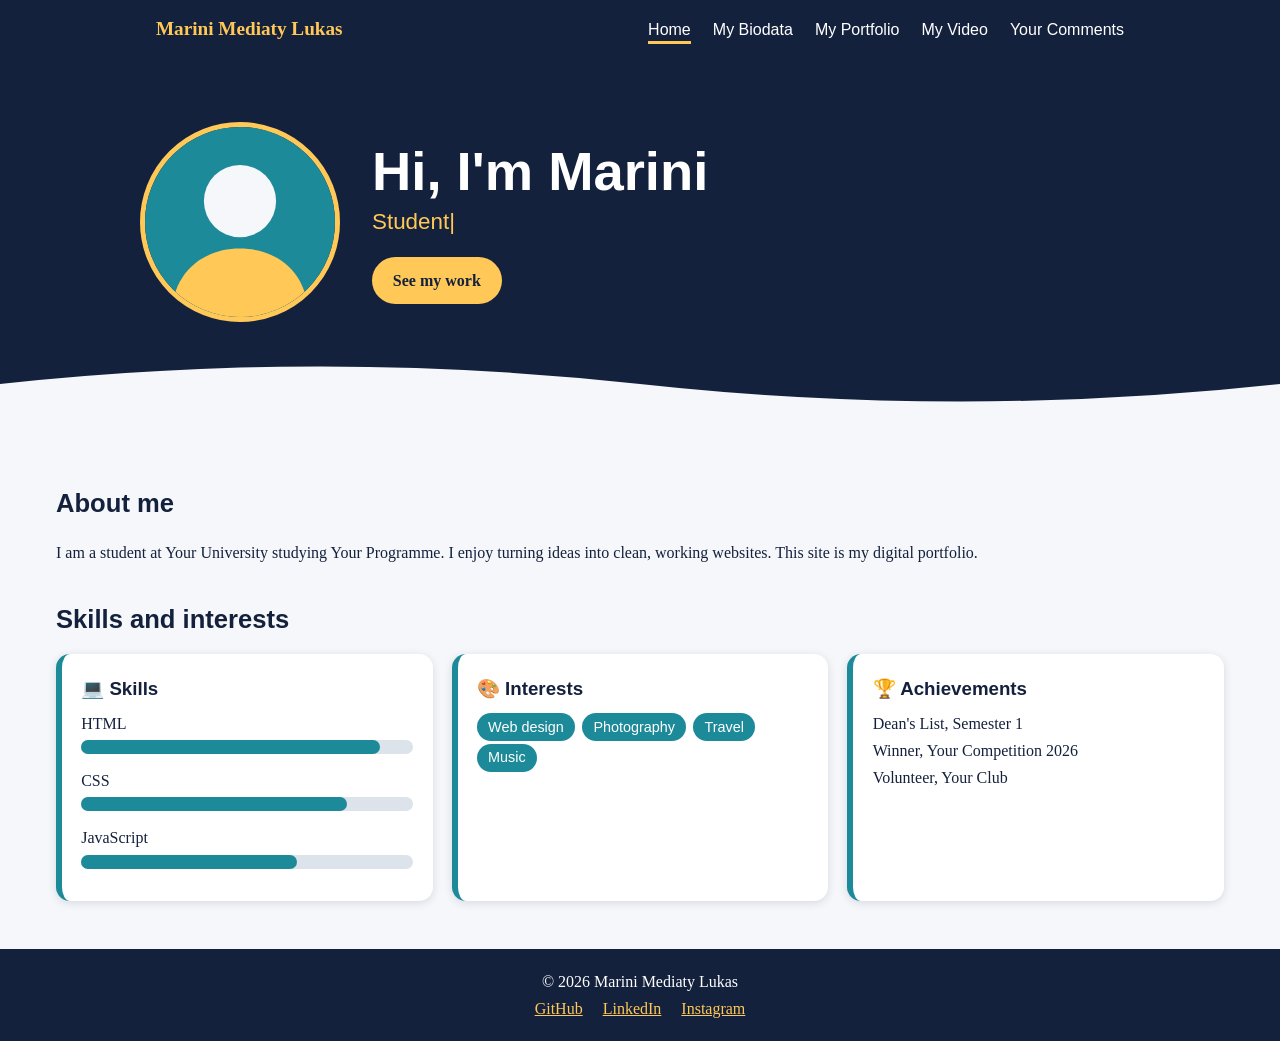
<file: index.html>
<!DOCTYPE html>
<html lang="en">
<head>
  <meta charset="UTF-8">
  <meta name="viewport" content="width=device-width, initial-scale=1">
  <title>Home | Marini Mediaty Lukas</title>
  <link rel="stylesheet" href="style.css">
</head>
<body>

<header>
  <div class="bar">
    <a class="logo" href="index.html">Marini Mediaty Lukas</a>
    <button id="menu" aria-label="Menu">Menu</button>
    <nav>
      <a href="index.html" class="on">Home</a>
      <a href="biodata.html">My Biodata</a>
      <a href="portfolio.html">My Portfolio</a>
      <a href="video.html">My Video</a>
      <a href="comments.html">Your Comments</a>
    </nav>
  </div>
</header>

<section class="hero">
  <div class="in">
    <img src="assets/profile.svg" alt="Profile picture of Marini Mediaty Lukas">
    <div>
      <h1>Hi, I'm Marini</h1>
      <p class="type"><span></span></p>
      <a class="btn" href="portfolio.html">See my work</a>
    </div>
  </div>
  <svg class="wave" viewBox="0 0 1200 70" preserveAspectRatio="none">
    <path d="M0 35Q150 0 300 35T600 35T900 35T1200 35V70H0Z" fill="#f5f7fa"/>
  </svg>
</section>

<main>
  <h2>About me</h2>
  <p>I am a student at Your University studying Your Programme. I enjoy turning ideas into clean, working websites. This site is my digital portfolio.</p>

  <h2>Skills and interests</h2>
  <div class="grid">
    <div class="card">
      <h3>💻 Skills</h3>
      <p>HTML</p><div class="bar-t"><i data-v="90"></i></div>
      <p>CSS</p><div class="bar-t"><i data-v="80"></i></div>
      <p>JavaScript</p><div class="bar-t"><i data-v="65"></i></div>
    </div>
    <div class="card">
      <h3>🎨 Interests</h3>
      <span class="tag">Web design</span>
      <span class="tag">Photography</span>
      <span class="tag">Travel</span>
      <span class="tag">Music</span>
    </div>
    <div class="card">
      <h3>🏆 Achievements</h3>
      <p>Dean's List, Semester 1<br>Winner, Your Competition 2026<br>Volunteer, Your Club</p>
    </div>
  </div>
</main>

<footer>
  <p>&copy; 2026 Marini Mediaty Lukas</p>
  <a href="https://github.com/yourname">GitHub</a>
  <a href="https://linkedin.com/in/yourname">LinkedIn</a>
  <a href="https://instagram.com/yourname">Instagram</a>
</footer>

<script src="script.js"></script>
</body>
</html>
</file>
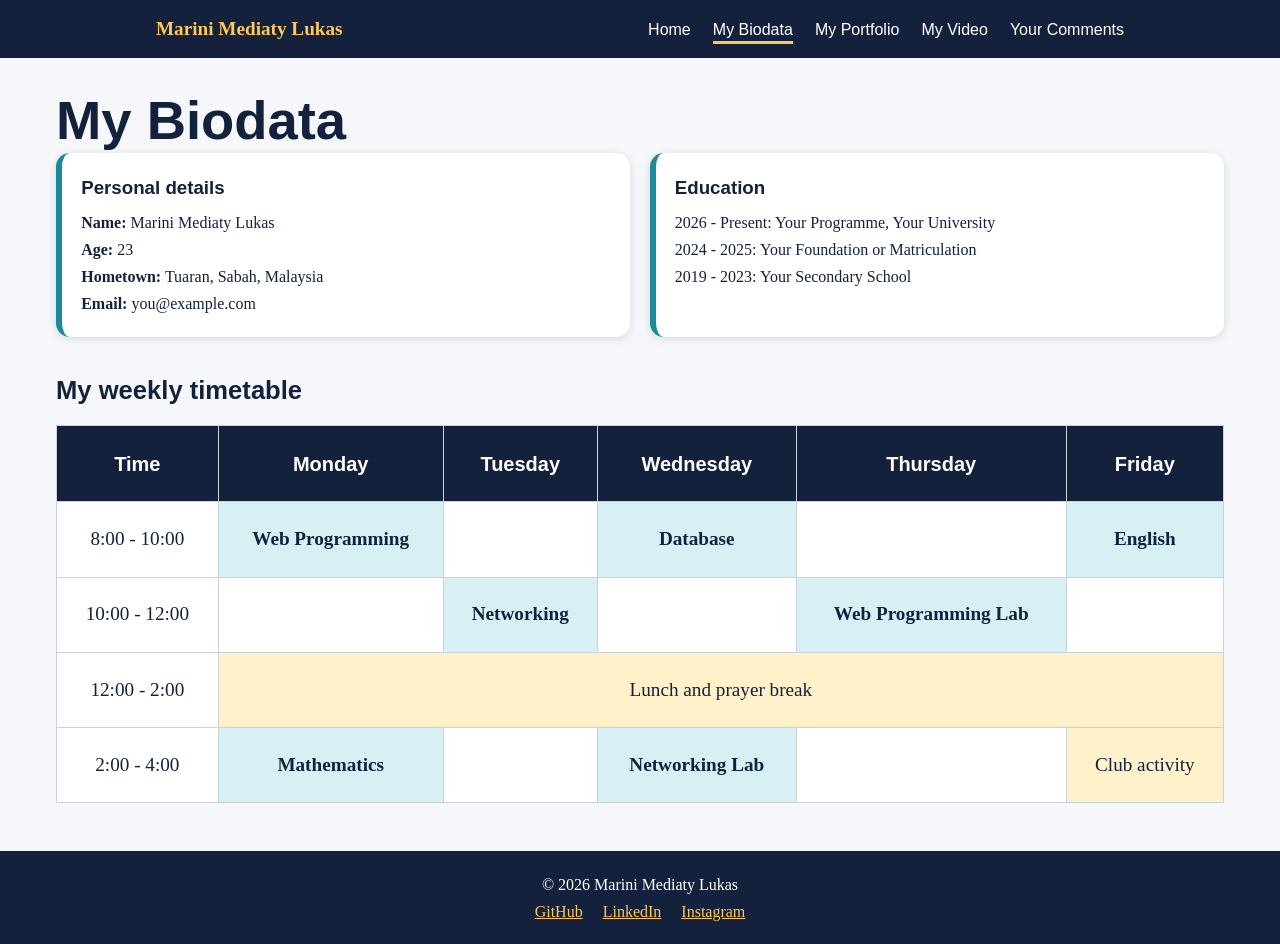
<file: biodata.html>
<!DOCTYPE html>
<html lang="en">
<head>
  <meta charset="UTF-8">
  <meta name="viewport" content="width=device-width, initial-scale=1">
  <title>My Biodata | Marini Mediaty Lukas</title>
  <link rel="stylesheet" href="style.css">
</head>
<body>

<header>
  <div class="bar">
    <a class="logo" href="index.html">Marini Mediaty Lukas</a>
    <button id="menu" aria-label="Menu">Menu</button>
    <nav>
      <a href="index.html">Home</a>
      <a href="biodata.html" class="on">My Biodata</a>
      <a href="portfolio.html">My Portfolio</a>
      <a href="video.html">My Video</a>
      <a href="comments.html">Your Comments</a>
    </nav>
  </div>
</header>

<main>
  <h1>My Biodata</h1>

  <div class="grid">
    <div class="card">
      <h3>Personal details</h3>
      <p>
        <b>Name:</b> Marini Mediaty Lukas<br>
        <b>Age:</b> 23<br>
        <b>Hometown:</b> Tuaran, Sabah, Malaysia<br>
        <b>Email:</b> you@example.com
      </p>
    </div>
    <div class="card">
      <h3>Education</h3>
      <p>
        2026 - Present: Your Programme, Your University<br>
        2024 - 2025: Your Foundation or Matriculation<br>
        2019 - 2023: Your Secondary School
      </p>
    </div>
  </div>

  <h2>My weekly timetable</h2>
  <div class="scroll">
    <table>
      <tr>
        <th>Time</th><th>Monday</th><th>Tuesday</th><th>Wednesday</th><th>Thursday</th><th>Friday</th>
      </tr>
      <tr>
        <td>8:00 - 10:00</td>
        <td class="c">Web Programming</td><td></td><td class="c">Database</td><td></td><td class="c">English</td>
      </tr>
      <tr>
        <td>10:00 - 12:00</td>
        <td></td><td class="c">Networking</td><td></td><td class="c">Web Programming Lab</td><td></td>
      </tr>
      <tr>
        <td>12:00 - 2:00</td>
        <td colspan="5" class="b">Lunch and prayer break</td>
      </tr>
      <tr>
        <td>2:00 - 4:00</td>
        <td class="c">Mathematics</td><td></td><td class="c">Networking Lab</td><td></td><td class="b">Club activity</td>
      </tr>
    </table>
  </div>
</main>

<footer>
  <p>&copy; 2026 Marini Mediaty Lukas</p>
  <a href="https://github.com/yourname">GitHub</a>
  <a href="https://linkedin.com/in/yourname">LinkedIn</a>
  <a href="https://instagram.com/yourname">Instagram</a>
</footer>

<script src="script.js"></script>
</body>
</html>
</file>
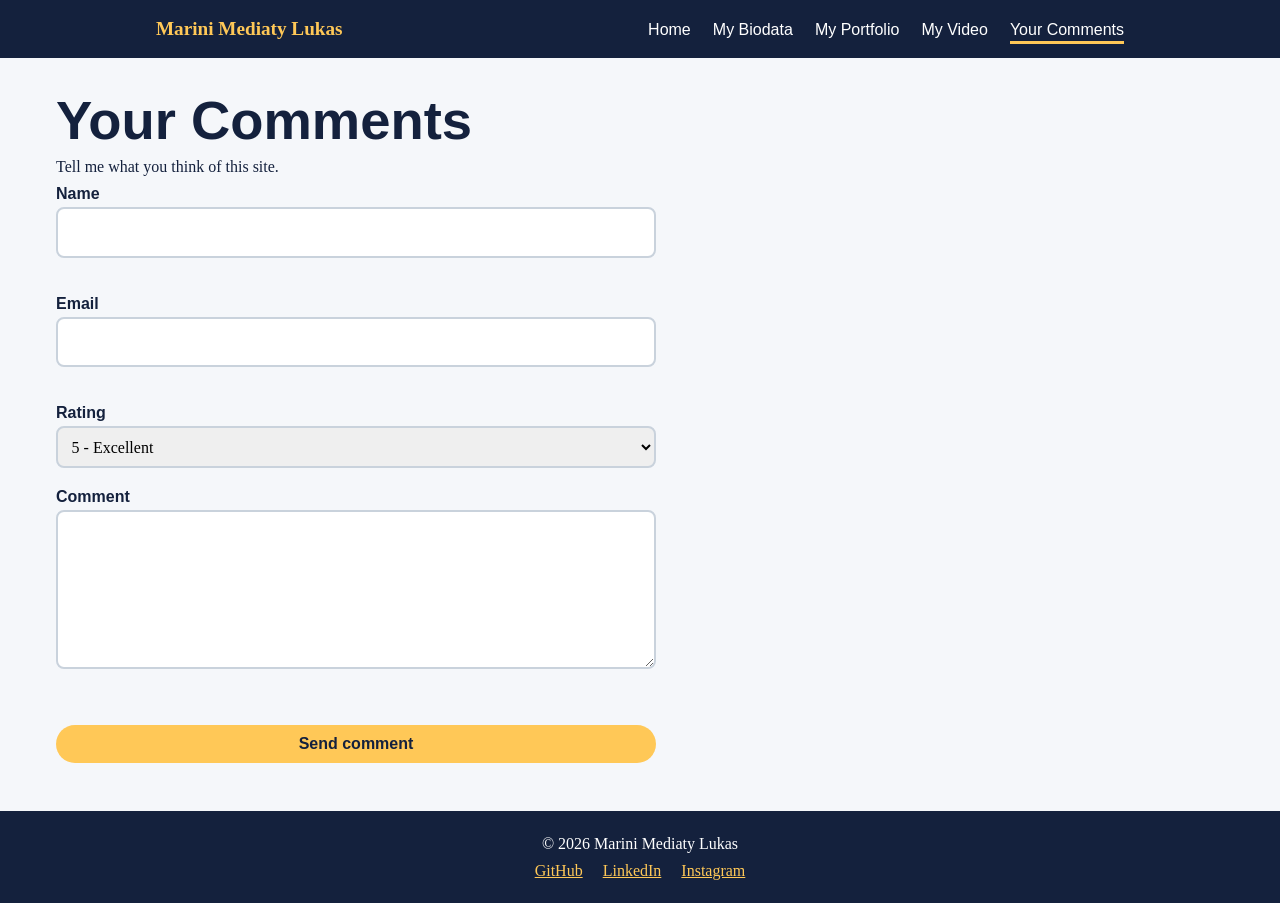
<file: comments.html>
<!DOCTYPE html>
<html lang="en">
<head>
  <meta charset="UTF-8">
  <meta name="viewport" content="width=device-width, initial-scale=1">
  <title>Your Comments | Marini Mediaty Lukas</title>
  <link rel="stylesheet" href="style.css">
</head>
<body>

<header>
  <div class="bar">
    <a class="logo" href="index.html">Marini Mediaty Lukas</a>
    <button id="menu" aria-label="Menu">Menu</button>
    <nav>
      <a href="index.html">Home</a>
      <a href="biodata.html">My Biodata</a>
      <a href="portfolio.html">My Portfolio</a>
      <a href="video.html">My Video</a>
      <a href="comments.html" class="on">Your Comments</a>
    </nav>
  </div>
</header>

<main>
  <h1>Your Comments</h1>
  <p>Tell me what you think of this site.</p>

  <form id="cf" novalidate>
    <div>
      <label for="nm">Name</label>
      <input id="nm" autocomplete="name">
      <div class="err"></div>
    </div>
    <div>
      <label for="em">Email</label>
      <input id="em" type="email" autocomplete="email">
      <div class="err"></div>
    </div>
    <div>
      <label for="rt">Rating</label>
      <select id="rt">
        <option>5 - Excellent</option>
        <option>4 - Good</option>
        <option>3 - Okay</option>
        <option>2 - Needs work</option>
      </select>
    </div>
    <div>
      <label for="msg">Comment</label>
      <textarea id="msg" rows="5"></textarea>
      <div class="err"></div>
    </div>
    <button class="btn" type="submit">Send comment</button>
  </form>

  <div id="ok"><b>Thank you, <span id="who"></span>!</b> Your comment has been received.</div>
</main>

<footer>
  <p>&copy; 2026 Marini Mediaty Lukas</p>
  <a href="https://github.com/yourname">GitHub</a>
  <a href="https://linkedin.com/in/yourname">LinkedIn</a>
  <a href="https://instagram.com/yourname">Instagram</a>
</footer>

<script src="script.js"></script>
</body>
</html>
</file>
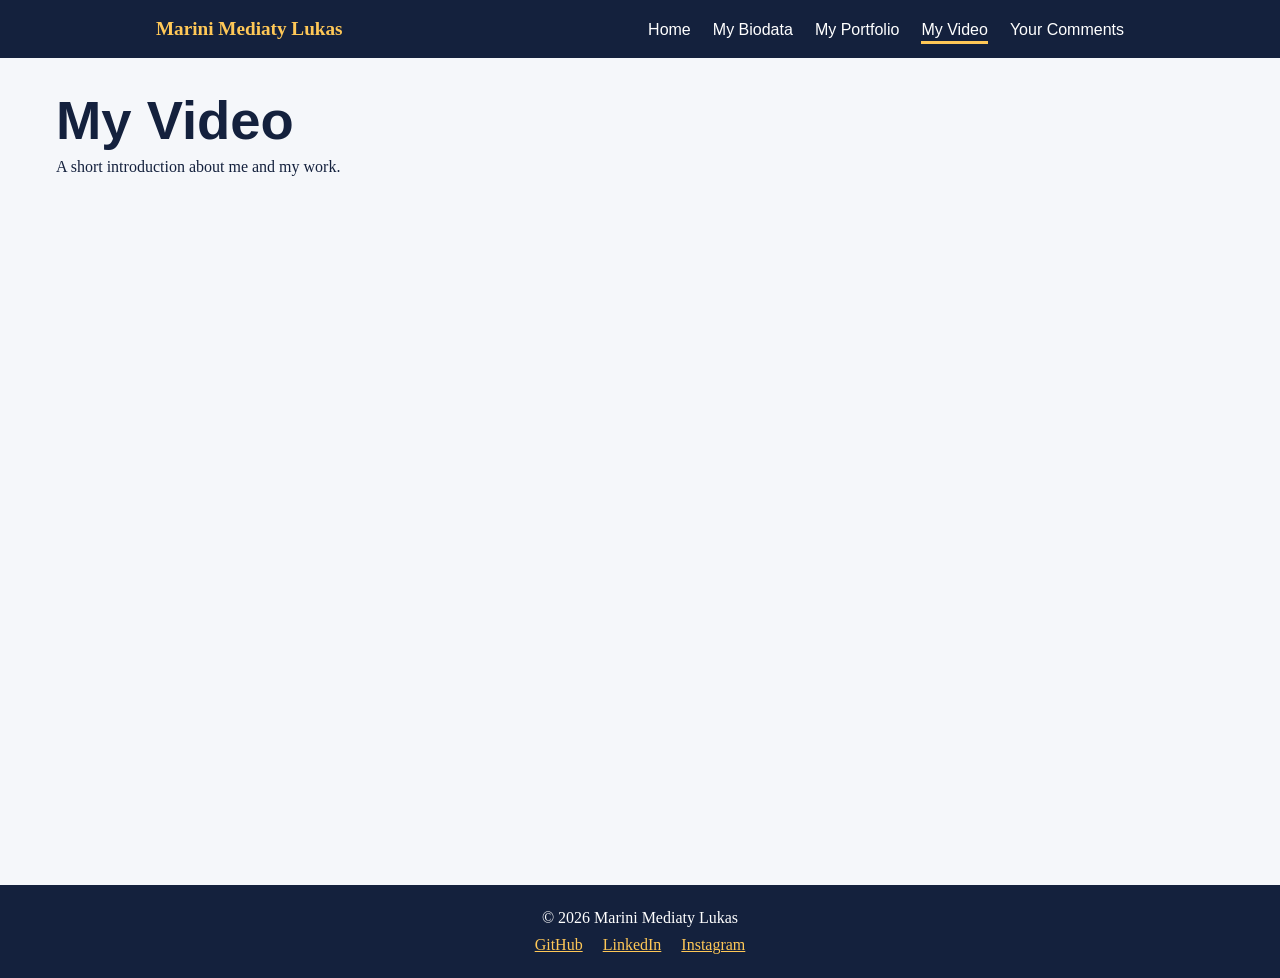
<file: video.html>
<!DOCTYPE html>
<html lang="en">
<head>
  <meta charset="UTF-8">
  <meta name="viewport" content="width=device-width, initial-scale=1">
  <title>My Video | Marini Mediaty Lukas</title>
  <link rel="stylesheet" href="style.css">
</head>
<body>

<header>
  <div class="bar">
    <a class="logo" href="index.html">Marini Mediaty Lukas</a>
    <button id="menu" aria-label="Menu">Menu</button>
    <nav>
      <a href="index.html">Home</a>
      <a href="biodata.html">My Biodata</a>
      <a href="portfolio.html">My Portfolio</a>
      <a href="video.html" class="on">My Video</a>
      <a href="comments.html">Your Comments</a>
    </nav>
  </div>
</header>

<main>
  <h1>My Video</h1>
  <p>A short introduction about me and my work.</p>

  <div class="vid">
    <iframe src="https://www.youtube.com/embed/YOUR_VIDEO_ID" title="My introduction video" allowfullscreen></iframe>
  </div>
</main>

<footer>
  <p>&copy; 2026 Marini Mediaty Lukas</p>
  <a href="https://github.com/yourname">GitHub</a>
  <a href="https://linkedin.com/in/yourname">LinkedIn</a>
  <a href="https://instagram.com/yourname">Instagram</a>
</footer>

<script src="script.js"></script>
</body>
</html>
</file>
<file: style.css>
/* ===== Warna dan asas ===== */
:root{--ink:#14213d;--sea:#1d8a99;--sun:#ffc857;--mist:#f5f7fa;--card:#fff}
*{box-sizing:border-box;margin:0}
body{font-family:Georgia,'Times New Roman',serif;background:var(--mist);color:var(--ink);line-height:1.7}
h1,h2,h3,nav,button,th,label{font-family:'Trebuchet MS',Verdana,sans-serif}
h1{font-size:clamp(2rem,6vw,3.4rem);line-height:1.15}
h2{margin:2rem 0 .8rem;font-size:1.6rem}
a:focus-visible,button:focus-visible,input:focus-visible,textarea:focus-visible,select:focus-visible{outline:3px solid var(--sun);outline-offset:2px}

/* ===== Header dan menu ===== */
header{background:var(--ink);position:sticky;top:0;z-index:5}
.bar{display:flex;justify-content:space-between;align-items:center;max-width:1000px;margin:auto;padding:.8rem 1rem}
.logo{color:var(--sun);font-weight:bold;text-decoration:none;font-size:1.2rem}
nav a{color:#fff;text-decoration:none;margin-left:1.1rem;padding-bottom:3px;border-bottom:3px solid transparent}
nav a:hover,nav a.on{border-color:var(--sun)}
#menu{display:none;background:none;border:2px solid var(--sun);color:var(--sun);padding:.3rem .7rem;border-radius:6px;font-size:1rem}

/* ===== Kandungan utama ===== */
main{max-width:1200px;margin:auto;padding:2rem 1rem 3rem}

/* ===== Hero halaman utama ===== */
.hero{background:var(--ink);color:#fff;position:relative;overflow:hidden;padding:4rem 1rem 6rem}
.hero .in{max-width:1000px;margin:auto;display:flex;gap:2rem;align-items:center;flex-wrap:wrap}
.hero img{width:200px;height:200px;border-radius:50%;border:5px solid var(--sun);animation:bob 4s ease-in-out infinite}
.hero h1{animation:rise 1s both}
.type{color:var(--sun);font-family:'Trebuchet MS',sans-serif;font-size:1.4rem;min-height:2rem}
.type::after{content:"|";animation:blink 1s steps(1) infinite}
.wave{position:absolute;bottom:-1px;left:0;width:200%;height:70px;animation:slide 9s linear infinite}

/* ===== Butang ===== */
.btn{display:inline-block;background:var(--sun);color:var(--ink);padding:.6rem 1.3rem;border-radius:30px;text-decoration:none;font-weight:bold;border:0;cursor:pointer;margin-top:1rem;font-size:1rem;transition:transform .2s}
.btn:hover{transform:scale(1.06)}

/* ===== Kad dan tag ===== */
.grid{display:grid;grid-template-columns:repeat(auto-fit,minmax(240px,1fr));gap:1.2rem}
.card{background:var(--card);border-radius:14px;padding:1.2rem;border-left:6px solid var(--sea);box-shadow:0 2px 8px #14213d22}
.card h3{margin-bottom:.3rem}
.tag{display:inline-block;background:var(--sea);color:#fff;padding:.1rem .7rem;border-radius:20px;margin:.2rem .2rem 0 0;font-family:sans-serif;font-size:.9rem}
a.tag{text-decoration:none;transition:transform .2s,background .2s}
a.tag:hover{background:var(--ink);transform:translateY(-2px)}

/* ===== Gambar projek ===== */
.project-image{width:100%;height:200px;object-fit:cover;border-radius:10px;margin-top:15px;transition:transform .3s}
.project-image:hover{transform:scale(1.03)}

/* ===== Bar kemahiran ===== */
.bar-t{background:#dde3ea;border-radius:10px;height:14px;margin:.2rem 0 .8rem}
.bar-t i{display:block;height:100%;border-radius:10px;background:var(--sea);width:0;transition:width 1.4s}

/* ===== Jadual waktu ===== */
.scroll{overflow-x:auto}
table{border-collapse:collapse;width:100%;min-width:900px;background:#fff}
th,td{border:1px solid #c9d2dc;padding:1.3rem 1rem;text-align:center;font-size:1.2rem}
th{background:var(--ink);color:#fff;font-size:1.25rem}
td.c{background:#d7f0f3;font-weight:bold}
td.b{background:#fff1c9}

/* ===== Video ===== */
.vid{position:relative;padding-top:56.25%;border-radius:14px;overflow:hidden}
.vid iframe,.vid video{position:absolute;inset:0;width:100%;height:100%;border:0}

/* ===== Borang ===== */
form{display:grid;gap:.9rem;max-width:600px}
label{font-weight:bold}
input,textarea,select{width:100%;padding:.6rem;border:2px solid #c9d2dc;border-radius:8px;font:inherit}
.err{color:#b3261e;font-size:.9rem;min-height:1.1rem}
#ok{background:#d7f0f3;border-left:6px solid var(--sea);padding:1rem;border-radius:8px;display:none}

/* ===== Footer ===== */
footer{background:var(--ink);color:#fff;text-align:center;padding:1.2rem}
footer a{color:var(--sun);margin:0 .5rem}

/* ===== Animasi ===== */
@keyframes bob{50%{transform:translateY(-12px)}}
@keyframes rise{from{opacity:0;transform:translateY(30px)}}
@keyframes blink{50%{opacity:0}}
@keyframes slide{to{transform:translateX(-50%)}}

/* ===== Responsif (telefon) ===== */
@media(max-width:700px){
  #menu{display:block}
  nav{display:none;width:100%}
  nav.open{display:block}
  .bar{flex-wrap:wrap}
  nav a{display:block;margin:.6rem 0}
  .hero .in{justify-content:center;text-align:center}
}
@media(prefers-reduced-motion:reduce){*{animation:none!important;transition:none!important}}
</file>
